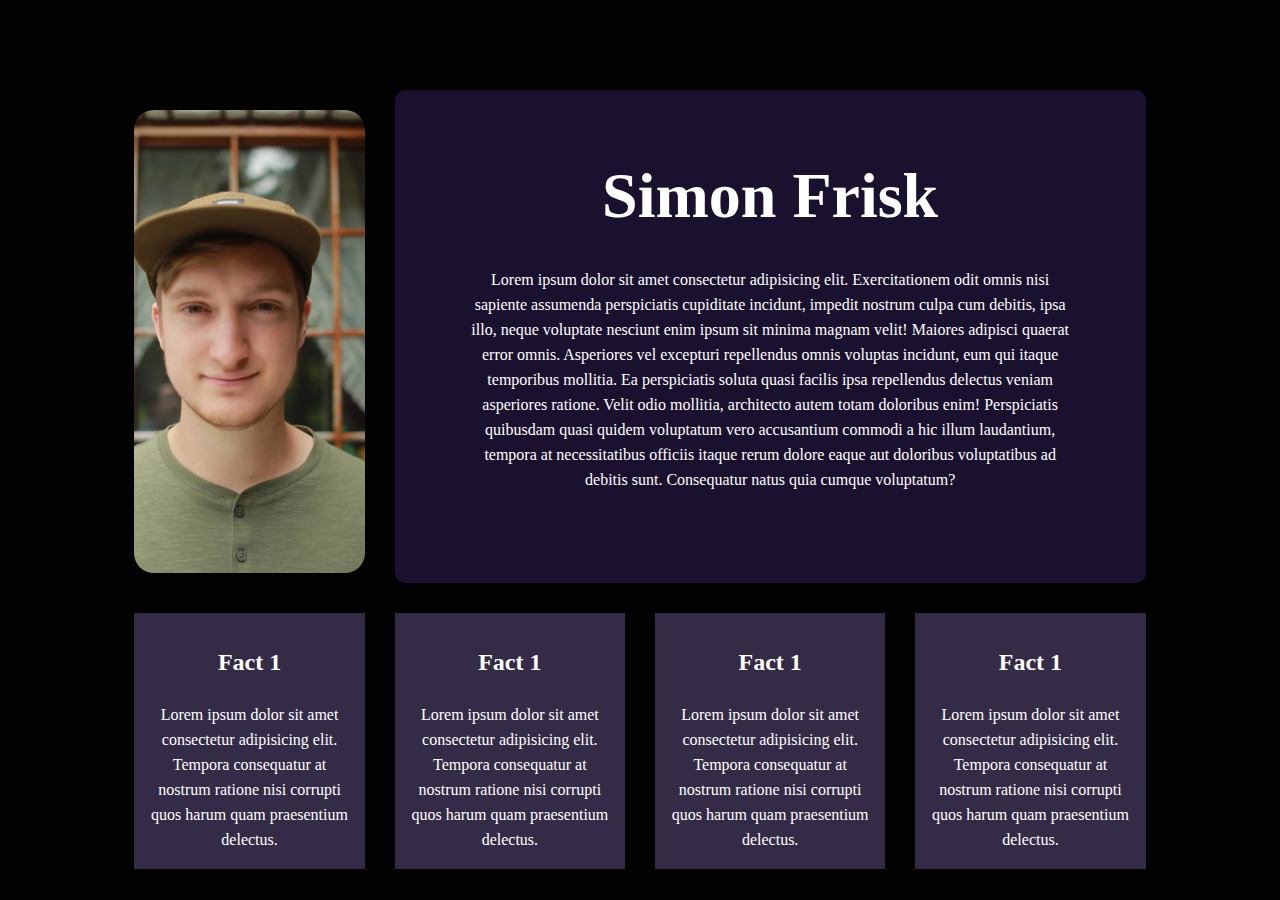
<file: index.html>
<!DOCTYPE html>
<html lang="en">

<head>
  <meta charset="UTF-8">
  <meta name="viewport" content="width=device-width, initial-scale=1.0">
  <title>Document</title>
  <link rel="stylesheet" href="rs.css">
</head>

<body>

  <section class="grid-parent">
    <div class="grid-item g1"><img src="img/SImon1.jpg" alt="Picture of Simon"></div>

    <div class="grid-item g2">
      <h1>Simon Frisk</h1>
      <p>Lorem ipsum dolor sit amet consectetur adipisicing elit. Exercitationem odit omnis nisi sapiente assumenda
        perspiciatis cupiditate incidunt, impedit nostrum culpa cum debitis, ipsa illo, neque voluptate nesciunt enim
        ipsum sit minima magnam velit! Maiores adipisci quaerat error omnis. Asperiores vel excepturi repellendus omnis
        voluptas incidunt, eum qui itaque temporibus mollitia. Ea perspiciatis soluta quasi facilis ipsa repellendus
        delectus veniam asperiores ratione. Velit odio mollitia, architecto autem totam doloribus enim! Perspiciatis
        quibusdam quasi quidem voluptatum vero accusantium commodi a hic illum laudantium, tempora at necessitatibus
        officiis itaque rerum dolore eaque aut doloribus voluptatibus ad debitis sunt. Consequatur natus quia cumque
        voluptatum?</p>
    </div>

    <div class="grid-item g3">
      <h2>Fact 1</h2>
      <p>Lorem ipsum dolor sit amet consectetur adipisicing elit. Tempora consequatur at nostrum ratione nisi corrupti
        quos harum quam praesentium delectus.</p>
    </div>
    <div class="grid-item g3">
      <h2>Fact 1</h2>
      <p>Lorem ipsum dolor sit amet consectetur adipisicing elit. Tempora consequatur at nostrum ratione nisi corrupti
        quos harum quam praesentium delectus.</p>
    </div>
    <div class="grid-item g3">
      <h2>Fact 1</h2>
      <p>Lorem ipsum dolor sit amet consectetur adipisicing elit. Tempora consequatur at nostrum ratione nisi corrupti
        quos harum quam praesentium delectus.</p>
    </div>
    <div class="grid-item g3">
      <h2>Fact 1</h2>
      <p>Lorem ipsum dolor sit amet consectetur adipisicing elit. Tempora consequatur at nostrum ratione nisi corrupti
        quos harum quam praesentium delectus.</p>
    </div>

  </section>

</body>

</html>
</file>
<file: rs.css>
body {
  background-color: rgb(255, 255, 255);
  text-align: center;
  color: white;
  transition: ease .3s;
}

h1 {
  font-size: 4cqmax;
}

.grid-parent {
  display: grid;
  grid-template-columns: repeat(2, 1fr);
  gap: 30px;
  margin-top: 1vh;
  margin-left: 3px;
  margin-right: 3px;
  height: 25rem;
}

.grid-item {
  display: flex;
}

.g1 img {
  max-width: 100%;
  max-height: auto;
  object-fit: cover;
  /* Detta betyder att den inte streachas oönskat */
  border-radius: 20px;
  margin: 20px 0px 10px 0px;

}

.g1,
.g2 {
  grid-column: span 2;
}

.g2 {
  background-color: rgb(117, 140, 159);
  display: flex;
  flex-direction: column;
  padding: 50px 10% 10% 10%;
  line-height: 25px;
  border-radius: 10px;
}

.g3 {
  display: grid;
  grid-template-columns: 6fr;
  background-color: rgb(65, 79, 92);
  height: 15rem;
  padding-top: 7%;
}

.g3 p {
  grid-row: span 3;
  line-height: 25px;
  margin: 0px 15px;
}







@media (min-width: 667px) {



  body {
    background-color: rgb(2, 2, 2);
    text-align: center;
    color: white;
    transition: ease .3s;
  }

  h1 {
    font-size: 4rem;
  }

  .grid-parent {
    display: grid;
    grid-template-columns: repeat(4, 1fr);
    gap: 30px;
    margin-top: 10vh;
    margin-left: 10%;
    margin-right: 10%;
    height: 25rem;
  }

  .grid-item {
    display: flex;
  }

  .g1 img {
    max-width: 100%;
    max-height: auto;
    object-fit: cover;
    /* Detta betyder att den inte streachas oönskat */
    border-radius: 20px;
    margin: 20px 0px 10px 0px;

  }


  .g1 {
    grid-column: span 1;
    /* Takes 1 fraction in width */
    grid-row: span 2;
    /* Takes 2 rows in height */
  }

  .g2 {
    grid-column: span 3;
    /* Takes 3 fractions in width */
    grid-row: span 2;
    /* Takes 2 rows in height */
    background-color: rgb(26, 17, 46);
    display: flex;
    flex-direction: column;
    padding: 50px 10% 10% 10%;
    line-height: 25px;
    border-radius: 10px;
  }

  .g3 {
    display: grid;
    grid-template-columns: 6fr;
    background-color: rgb(52, 43, 70);
    height: 15rem;
    padding-top: 7%;

  }

  .g3 p {
    grid-row: span 3;
    line-height: 25px;
    margin: 0px 15px;
  }


}



@media (min-width: 668px) and (max-width: 1024px) {


  .g1 {
    grid-column: span 4;
    /* Takes 1 fraction in width */
    grid-row: span 2;
    /* Takes 2 rows in height */
  }

  .g2 {
    grid-column: span 4;
    /* Takes 1 fraction in width */
    grid-row: span 2;
    /* Takes 2 rows in height */
  }

}
</file>
